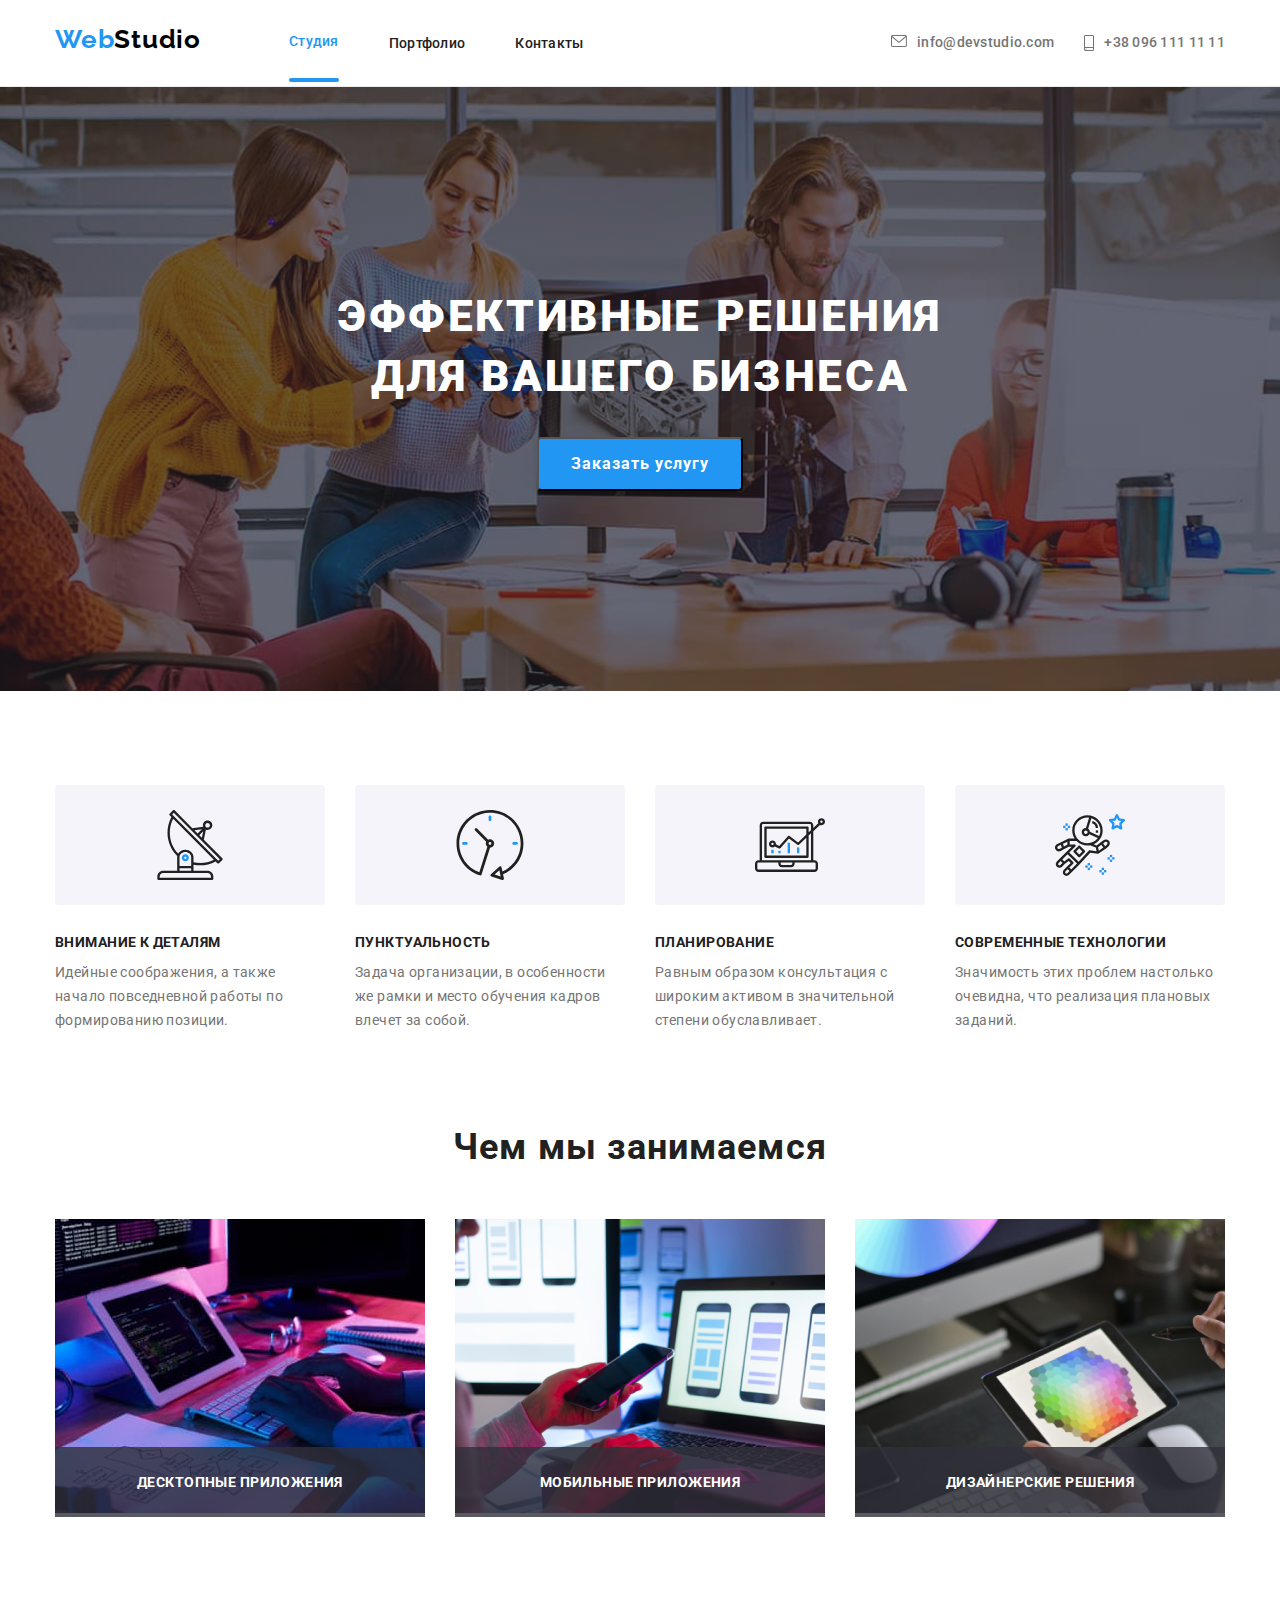
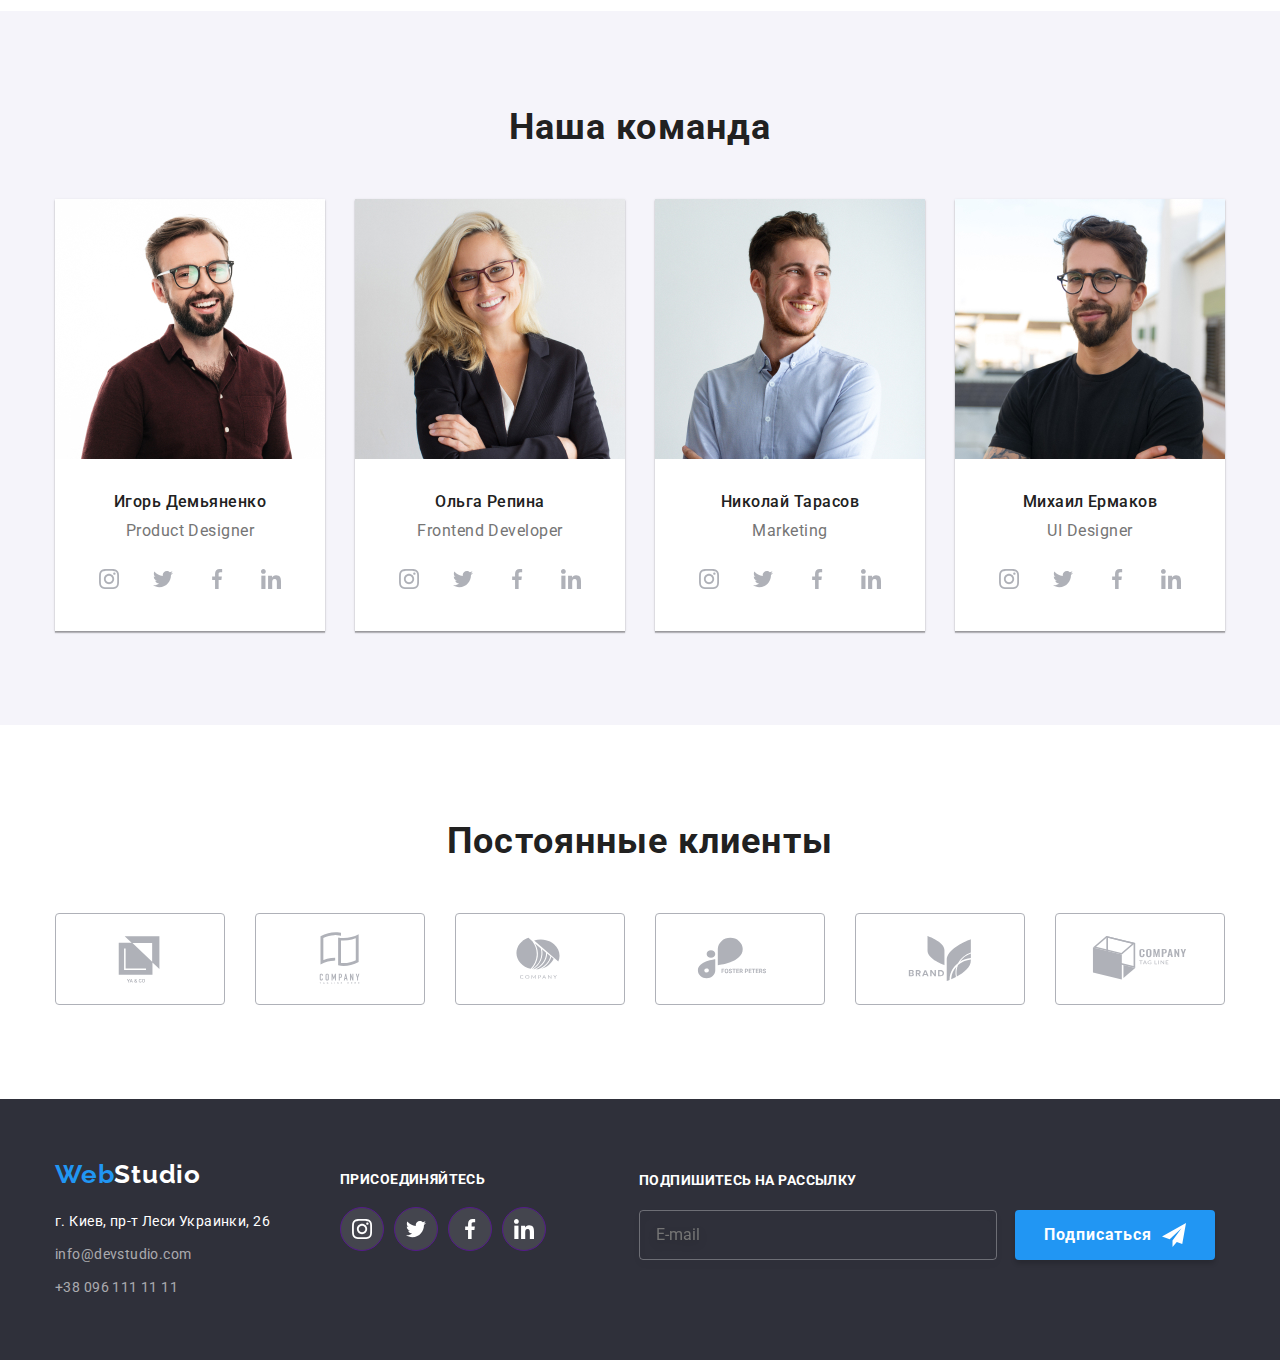
<file: index.html>
<!DOCTYPE html>
<html lang="ru">
<head>
    <meta charset="UTF-8">
    <meta http-equiv="X-UA-Compatible" content="IE=edge">
    <meta name="viewport" content="width=device-width, initial-scale=1.0">
    <title>Document</title>
    <style>
        @import url('https://fonts.googleapis.com/css2?family=Raleway:wght@700&family=Roboto:wght@400;500;700;900&display=swap');
    </style>
    
    <link rel="stylesheet" href="./css/modern-normalize.css">   
  
    <link rel="stylesheet" href="./css/styles.css">
      <link rel="stylesheet" href="./css/main.min.css">
</head>
<body>
<header class="header">
    <div class="container">
        <a href="./index.html" class=" logo header__logo link"> 
            <span class="logo__span">Web</span>Studio</a>
            <button type="button" class="mob-open-btn">
                <svg class="menu-open-icon" width="40" height="40">
                    <use href="./images/symbol-defs.svg#icon-menu_40px"></use>
                </svg>
            </button>
        <nav class="nav">
            <ul class="nav__list">
                <li class="nav__item"><a class="nav__link link current" href="./index.html">Студия</a></li>
                <li class="nav__item"><a class="nav__link link " href="./portfolio.html">Портфолио</a></li>
                <li class="nav__item"><a class="nav__link link" href="">Контакты</a></li>
            </ul>
        </nav>
        <ul class="header-contact__list">
            <li class="header-contact__item">
                <a class="header-contact__links link" href="mailto:info@devstudio.com">
                    <svg class="contact__icons" width="16" height="12">
                        <use href="./images/symbol-defs.svg#icon-envelope"></use>
                    </svg>info@devstudio.com</a>
                </li>
            <li class="header-contact__item">
                <a class="header-contact__links link" href="tel:+380961111111">
                    <svg class="contact__icons" width="10" height="16">
                        <use href="./images/symbol-defs.svg#icon-smartphone"></use>
                    </svg>+38 096 111 11 11</a>
            </li>
        </ul>
    </div>
    <div class="mob is-hidden">
        <div class="container">
    <div class="mob-top">
        <button type="button" class="mob-close-btn">
            <svg class="mob-close-icon" width="40" height="40">
                <use href="./images/symbol-defs.svg#icon-close-black-18dp-2-1"></use>
            </svg>
        </button>
        <nav class="mob-nav">
        
            <ul class="mob-nav__list">
                <li class="mob-nav__item"><a class="mob-nav__link link current" href="./index.html">Студия</a></li>
                <li class="mob-nav__item"><a class="mob-nav__link link " href="./portfolio.html">Портфолио</a></li>
                <li class="mob-nav__item"><a class="mob-nav__link link" href="">Контакты</a></li>
            </ul>
        </nav>
    </div>
        <div class="mob-bot">
            <ul class="mob-contact__list">
                <li class="mob-contact__tel">
                    <a class="mob-contact-link__tel link" href="tel:+380961111111">+38 096 111 11 11</a>
                </li>
                <li class="mob-contact__mail">
                    <a class="mob-contact-link__mail link" href="mailto:info@devstudio.com">info@devstudio.com</a>
                </li>
            
            </ul>
            <ul class="mob-soc__list">
                <li class="mob-soc__item"><a href="" class="mob-soc-link link" target="_blank"
                        rel="noopener noreferrer nofollow">Instagram</a></li>
                <li class="mob-soc__item"><a href="" class="mob-soc-link link" target="_blank"
                        rel="noopener noreferrer nofollow">Twitter</a></li>
                <li class="mob-soc__item"><a href="" class="mob-soc-link link" target="_blank"
                        rel="noopener noreferrer nofollow">Facebook</a></li>
                <li class="mob-soc__item"><a href="" class="mob-soc-link link" target="_blank"
                        rel="noopener noreferrer nofollow">LinkedIn</a></li>
            </ul>
        </div>
        </div>
    </div>
</header>
  <main>
    <section class="section-hero">
        <div class="hero-container">
        <h1 class="hero-text">Эффективные решения <br> для вашего бизнеса</h1>
        <button type="button" class="hero-button" data-modal-open >Заказать услугу</button>
        </div>
    </section>
    <section class="features">
        <div class="container">
        <ul class=" features-list" >
            <li class="features-item">
                <div class="features-icon-container">
                    <svg class="features-icons" width="70" height="70">
                        <use href="./images/symbol-defs.svg#icon-antenna-1"></use>
                    </svg>
                </div>
            <h3 class="features-title">Внимание к деталям</h3>
            <p class="features-paragraph">Идейные соображения, а также начало повседневной работы по формированию позиции.</p>
            </li>
            <li class="features-item">
                <div class="features-icon-container">
                    <svg class="features-icons" width="70" height="70">
                        <use href="./images/symbol-defs.svg#icon-clock-1"></use>
                    </svg>
                </div>
                <h3 class="features-title">Пунктуальность</h3>
                <p class="features-paragraph">Задача организации, в особенности же рамки и место обучения кадров влечет за собой.</p>
            </li>
            <li class="features-item">
                <div class="features-icon-container">
                    <svg class="features-icons" width="70" height="70">
                        <use href="./images/symbol-defs.svg#icon-diagram-1"></use>
                    </svg>
                </div>
                <h3 class="features-title">Планирование</h3>
                <p class="features-paragraph">Равным образом консультация с широким активом в значительной степени обуславливает.</p>
            </li>
            <li class="features-item">
                <div class="features-icon-container">
                    <svg class="features-icons" width="70" height="70">
                        <use href="./images/symbol-defs.svg#icon-astronaut-1"></use>
                    </svg>
            </div>
            <h3 class="features-title">Современные технологии</h3>
            <p class="features-paragraph">Значимость этих проблем настолько очевидна, что реализация плановых заданий.</p>
        </li>
        </ul >
        </div>
    </section>
    <section class="what-we-do">
        <div class="container">
        <h2 class="what-we-do-title">Чем мы занимаемся</h2>
        <ul class=" what-we-do-block">
            <li class="what-we-do-img">
                <div class="wwd-bot-container">
                    <source srcset="./images/desk-photo-x1.jpg 1x,
                                    ./images/desk-photo-x2.jpg 2x" media="(min-width:1200px)">
                        <img class="" src="./images/desk-photo-x1.jpg" alt="Десктопные приложения">
                    </picture>
                <p class="wwd-bot-text">Десктопные приложения</p>
                </div>
            </li>
            <li class="what-we-do-img">
                <div class="wwd-bot-container">
                     <source srcset="./images/mob-photo-x1.jpg 1x,
                                     ./images/mob-photo-x2.jpg 2x" media="(min-width:1200px)">
                    <img src="./images/mob-photo-x1.jpg" alt="руки держат телефон">
                <p class="wwd-bot-text">Мобильные приложения</p>
                </div>
            </li>
            <li class="what-we-do-img">
                <div class="wwd-bot-container">
                    <source srcset="./images/tabl-photo-x1.jpg 1x,
                                    ./images/tabl-photo-x2.jpg 2x" media="(min-width:1200px)">
                    <img src="./images/tabl-photo-x1.jpg" alt="руки держат планшет">
                   
                <p class="wwd-bot-text">Дизайнерские решения</p>
                </div>
            </li>
        </ul >
        </div>
    </section>
    <section class="section-team">
        <div class="container">
        <h2 class="team">Наша команда</h2>
        <ul class="card-list">
            <li class="card">
                <picture>
                    <source srcset="./images/igor-desk-x1.jpg 1x,
                                    ./images/igor-desk-x2.jpg 2x" media="(min-width:1200px)">
                    <source srcset="./images/igor-tabl-x1.jpg 1x,
                                    ./images/igor-tabl-x2.jpg 2x" media="(min-width:768px)">
                    <source srcset="./images/igor-mob-x1.jpg 1x,
                                    ./images/igor-mob-x2.jpg 2x" >
                    <img class="card-photo" src="./images/igor-mob-x1.jpg.jpg" alt="Игорь Демьяненко">
                </picture>
                
                <div class="description">
                    <h3 class="name">Игорь Демьяненко</h3>
                    <p class="position">Product Designer</p>
                
                    <ul class="  soc-icons-lists">
                        <li class="soc-icons-list">
                            <a href="" class="link-soc-icons">
                                <svg class="soc-icons" width="20" height="20">
                                    <use href="./images/symbol-defs.svg#icon-instagram-2"></use>
                                </svg>
                            </a>
                        </li>
                        <li class="soc-icons-list">
                            <a href="" class="link-soc-icons">
                                <svg class="soc-icons" width="20" height="20">
                                    <use href="./images/symbol-defs.svg#icon-twitter-1"></use>
                                </svg>
                            </a>
                        </li>
                        <li class="soc-icons-list">
                            <a href="" class="link-soc-icons">
                                <svg class="soc-icons" width="20" height="20">
                                    <use href="./images/symbol-defs.svg#icon-facebook-1"></use>
                                </svg>
                            </a>
                        </li>
                        <li class="soc-icons-list">
                            <a href="" class="link-soc-icons">
                                <svg class="soc-icons" width="20" height="20">
                                    <use href="./images/symbol-defs.svg#icon-linkedin-1"></use>
                                </svg>
                            </a>
                        </li>
                    </ul>  
                </div> 
            </li>
            <li class="card">
                <picture>
                    <source srcset="./images/olga-desk-x1.jpg 1x,
                                    ./images/olga-desk-x2.jpg 2x" media="(min-width:1200px)">
                    <source srcset="./images/olga-tabl-x1.jpg 1x,
                                    ./images/olga-tabl-x2.jpg 2x" media="(min-width:768px)">
                    <source srcset="./images/olga-mob-x1.jpg 1x,
                                    ./images/olga-mob-x2.jpg 2x" media="(min-width:480px)">
                    <img class="card-photo" src="./images/olga-desk-x1.jpg" alt="Ольга Репина">
                </picture>
                <div class="description">
                    <h3 class="name">Ольга Репина</h3>
                    <p class="position">Frontend Developer</p>
                
                    <ul class="  soc-icons-lists">
                        <li class="soc-icons-list">
                            <a href="" class="link-soc-icons">
                                <svg class="soc-icons" width="20" height="20">
                                    <use href="./images/symbol-defs.svg#icon-instagram-2"></use>
                                </svg>
                            </a>
                        </li>
                        <li class="soc-icons-list">
                            <a href="" class="link-soc-icons">
                                <svg class="soc-icons" width="20" height="20">
                                    <use href="./images/symbol-defs.svg#icon-twitter-1"></use>
                                </svg>
                            </a>
                        </li>
                        <li class="soc-icons-list">
                            <a href="" class="link-soc-icons">
                                <svg class="soc-icons" width="20" height="20">
                                    <use href="./images/symbol-defs.svg#icon-facebook-1"></use>
                                </svg>
                            </a>
                        </li>
                        <li class="soc-icons-list">
                            <a href="" class="link-soc-icons">
                                <svg class="soc-icons" width="20" height="20">
                                    <use href="./images/symbol-defs.svg#icon-linkedin-1"></use>
                                </svg>
                            </a>
                        </li>
                    
                    </ul>
                </div>
            </li>
            <li class="card">
                <picture>
                    <source srcset="./images/nicolai-desk-x1.jpg 1x,
                                    ./images/nicolai-desk-x2.jpg 2x" media="(min-width:1200px)">
                    <source srcset="./images/nicolai-tabl-x1.jpg 1x,
                                    ./images/nicolai-tabl-x2.jpg 2x" media="(min-width:768px)">
                    <source srcset="./images/nicolai-mob-x1.jpg 1x,
                                    ./images/nicolai-mob-x2.jpg 2x" media="(min-width:480px)">
                    <img class="card-photo" src="./images/nicolai-mob-x1.jpg" alt="Николай Тарсаов">
                </picture>
                <div class="description">
                    <h3 class="name">Николай Тарасов</h3>
                    <p class="position">Marketing</p>
                
                    <ul class="  soc-icons-lists">
                        <li class="soc-icons-list">
                            <a href="" class="link-soc-icons">
                                <svg class="soc-icons" width="20" height="20">
                                    <use href="./images/symbol-defs.svg#icon-instagram-2"></use>
                                </svg>
                            </a>
                        </li>
                        <li class="soc-icons-list">
                            <a href="" class="link-soc-icons">
                                <svg class="soc-icons" width="20" height="20">
                                    <use href="./images/symbol-defs.svg#icon-twitter-1"></use>
                                </svg>
                            </a>
                        </li>
                        <li class="soc-icons-list">
                            <a href="" class="link-soc-icons">
                                <svg class="soc-icons" width="20" height="20">
                                    <use href="./images/symbol-defs.svg#icon-facebook-1"></use>
                                </svg>
                            </a>
                        </li>
                        <li class="soc-icons-list">
                            <a href="" class="link-soc-icons">
                                <svg class="soc-icons" width="20" height="20">
                                    <use href="./images/symbol-defs.svg#icon-linkedin-1"></use>
                                </svg>
                            </a>
                        </li>
                    
                    </ul>
                </div>
            </li>
            <li class="card">
                <picture>
                    <source srcset="./images/mihail-desk-x1.jpg 1x,
                                    ./images/mihail-desk-x2.jpg 2x" media="(min-width:1200px)">
                    <source srcset="./images/mihail-tabl-x1.jpg 1x,
                                    ./images/mihail-tabl-x2.jpg 2x" media="(min-width:768px)">
                    <source srcset="./images/mihail-mob-x1.jpg 1x,
                                    ./images/mihail-mob-x2.jpg 2x" media="(min-width:480px)">
                    <img class="card-photo" src="./images/mihail-mob-x1.jpg" alt="Михаил Ермаков">
                </picture>
                <div class="description">
                    <h3 class="name">Михаил Ермаков</h3>
                <p class="position">UI Designer</p>
                    <ul class="  soc-icons-lists">
                        <li class="soc-icons-list">
                            <a href="" class="link-soc-icons">
                                <svg class="soc-icons" width="20" height="20">
                                    <use href="./images/symbol-defs.svg#icon-instagram-2"></use>
                                </svg>
                            </a>
                        </li>
                        <li class="soc-icons-list">
                            <a href="" class="link-soc-icons">
                                <svg class="soc-icons" width="20" height="20">
                                    <use href="./images/symbol-defs.svg#icon-twitter-1"></use>
                                </svg>
                            </a>
                        </li>
                        <li class="soc-icons-list">
                            <a href="" class="link-soc-icons">
                                <svg class="soc-icons" width="20" height="20">
                                    <use href="./images/symbol-defs.svg#icon-facebook-1"></use>
                                </svg>
                            </a>
                        </li>
                        <li class="soc-icons-list">
                            <a href="" class="link-soc-icons">
                                <svg class="soc-icons" width="20" height="20">
                                    <use href="./images/symbol-defs.svg#icon-linkedin-1"></use>
                                </svg>
                            </a>
                        </li>
                    
                    </ul>
            </div>
            </li>
        </ul >   
        </div>
    </section>
    <section class="clients">
        <div class="container">
            <h2 class="clients-title">
                Постоянные клиенты
            </h2>
            <ul class="clients-list">
                <li class="clients-item">
                    <a href="" class="clients-a">
                        <svg class="clients-icons" width="106" height="60">
                            <use href="./images/symbol-defs.svg#icon-Logo"></use>
                        </svg>
                    </a>
                </li>
                <li class="clients-item">
                    <a href="" class="clients-a">
                        <svg class="clients-icons" width="106" height="60">
                            <use href="./images/symbol-defs.svg#icon-Logo-1"></use>
                        </svg>
                    </a>
                </li>
                <li class="clients-item">
                    <a href=""class="clients-a">
                        <svg class="clients-icons" width="106" height="60">
                            <use href="./images/symbol-defs.svg#icon-Logo-2"></use>
                        </svg>
                    </a>
                </li>
                <li class="clients-item">
                    <a href=""class="clients-a">
                        <svg class="clients-icons" width="106" height="60">
                            <use href="./images/symbol-defs.svg#icon-Logo-3"></use>
                        </svg>
                    </a>
                </li>
                <li class="clients-item">
                    <a href="" class="clients-a">
                        <svg class="clients-icons" width="106" height="60">
                            <use href="./images/symbol-defs.svg#icon-Logo-4"></use>
                        </svg>
                    </a>
                </li>
                <li class="clients-item">
                    <a href="" class="clients-a">
                        <svg class="clients-icons" width="106" height="60">
                            <use href="./images/symbol-defs.svg#icon-Logo-5"></use>
                        </svg>
                    </a>
                </li>
            </ul>
        </div>
    </section>
  </main>
  <footer class="footer">
    <div class="container">
        <div class="menu">
            <a href="/" class="footer__logo link"><span class="logo__span">Web</span>Studio</a>
            <address class="address">г. Киев, пр-т Леси Украинки, 26</address>
            <ul class="footer-contact__list">
                <li class="footer-contact__item"><a class="footer-contact__link link"
                    href="mailto:info@devstudio.com">info@devstudio.com</a></li>
                <li class="footer-contact__item-"><a class="footer-contact__link link" href="tel:+380961111111">+38 096 111 11 11</a></li>
            </ul>
        </div>
        <div class="footer__social">
            <h3 class="footer-social__title">
            Присоединяйтесь
            </h3>
            <ul class="footer-soc-icons__list">
                <li class="footer-soc-icon__item">
                    <a href="" class="footer-soc-icon__link">
                        <svg class="footer-soc-icon_img" width="20" height="20">
                            <use href="./images/symbol-defs.svg#icon-instagram-2"></use>
                        </svg>
                    </a>
                </li>
                <li class="footer-soc-icon__item">
                    <a href="" class="footer-soc-icon__link">
                        <svg class="footer-soc-icon_img" width="20" height="20">
                            <use href="./images/symbol-defs.svg#icon-twitter-1"></use>
                        </svg>
                    </a>
                </li>
                <li class="footer-soc-icon__item">
                    <a href="" class="footer-soc-icon__link">
                        <svg class="footer-soc-icon_img" width="20" height="20">
                            <use href="./images/symbol-defs.svg#icon-facebook-1"></use>
                        </svg>
                    </a>
                </li>
                <li class="footer-soc-icon__item">
                    <a href="" class="footer-soc-icon__link">
                        <svg class="footer-soc-icon_img" width="20" height="20">
                            <use href="./images/symbol-defs.svg#icon-linkedin-1"></use>
                        </svg>
                    </a>
                </li>
            </ul>
        </div>
        <form class="distribution">
                <div class="distribution-container">
                    <label for="distribution__input" class="distribution__label">Подпишитесь на рассылку</label>
                    <div class="distribution__field">
                        <input type="email" class="distribution__input" id="input-distrib" name="input-distrib" placeholder="E-mail">
                        <button type="submit" class="distribution__btn">Подписаться
                            <svg class="distribution-btn__img" width="24" height="24">
                                <use href="./images/symbol-defs.svg#icon-icon-send"></use>
                            </svg>
                        </button>
                    </div>
                </div>
        </form>
    </div>
  </footer>

<div class="backdrop is-hidden"data-modal>
    <div class="modal">
        <button type="button" class="modal-close-btn">
            <svg class="modal-close-icon " data-modal-close width="18" height="18" >
                <use href="./images/symbol-defs.svg#icon-close-black-18dp-2-1"></use>
            </svg>
        </button>
        <p class="modal-title">
            Оставьте свои данные, мы вам перезвоним
        </p> 
        <form class="modal-form">
            <label class="input-label" for="user-name">Имя</label>
                <div class="input-wrap">
                <input type="text" class="modal-input" id="user-name" name="user-name">
                <svg class="input-icon" width="18" height="18">
                    <use href="./images/symbol-defs.svg#icon-person-black-18dp-1-1"></use>
                </svg>
            </div>
            
            <label class="input-label" for="user-tel">Телефон</label>
                <div class="input-wrap">
                    <input type="tel" class="modal-input" id="user-tel" name="user-tel">
                    <svg class="input-icon" width="18" height="18">
                        <use href="./images/symbol-defs.svg#icon-phone-black-18dp-1-1"></use>
                    </svg>
                </div>
            
            <label class="input-label" for="user-email">Почта</label>
                <div class="input-wrap">
                    <input type="email" class="modal-input" id="user-email" name="user-email">
                    <svg class="input-icon" width="18" height="18">
                        <use href="./images/symbol-defs.svg#icon-email-black-18dp-1-1"></use>
                    </svg>
                </div>
            <label class="input-label" for="user-text"> Комментарий</label>
        
             <textarea name="user-text" id="user-text" placeholder="Введите текст" class="modal-text"></textarea> 
            </form>
             <div class="modal-field">
                <input type="checkbox" name="agree-check" id="agree-check" class="agree-check visually-hidden" value="policy"> 
                <label for="agree-check" class="check-text"> 
                    <span class="" >
                         <svg class="check-icon" width="11" height="8">
                             <use href="./images/symbol-defs.svg#icon-Vector"></use>
                         </svg> 
                        </span>
                         Соглашаюсь с рассылкой и принимаю <a href="" class="contract-a"> Условия договора</a>
                    
                </label>
             </div>
             <div class="subm-btn">
                        <button type="submit" class="modal-subm-btn">Отправить</button>

             </div>
    </div>
</div>
<script src="./js/modal.js"></script>
<script src="./js/mob.js"></script>
</body>
</html>
</file>
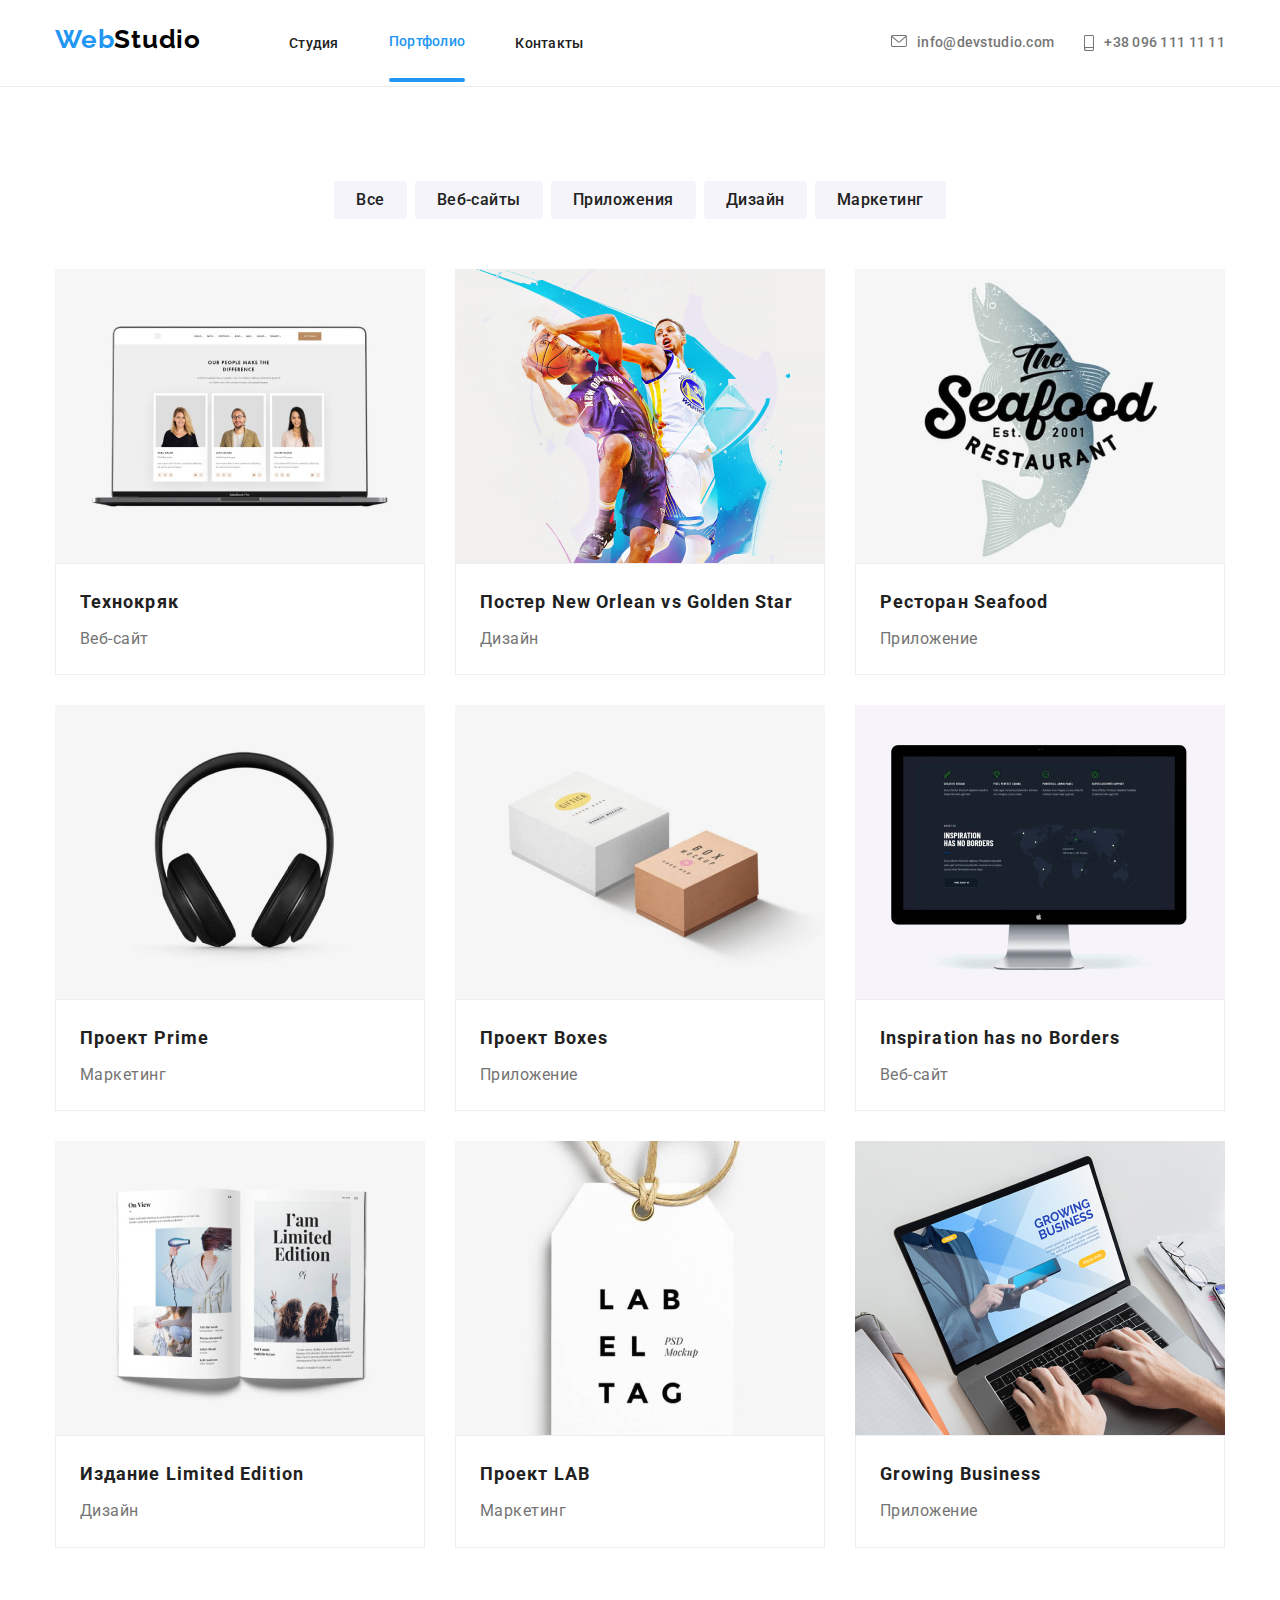
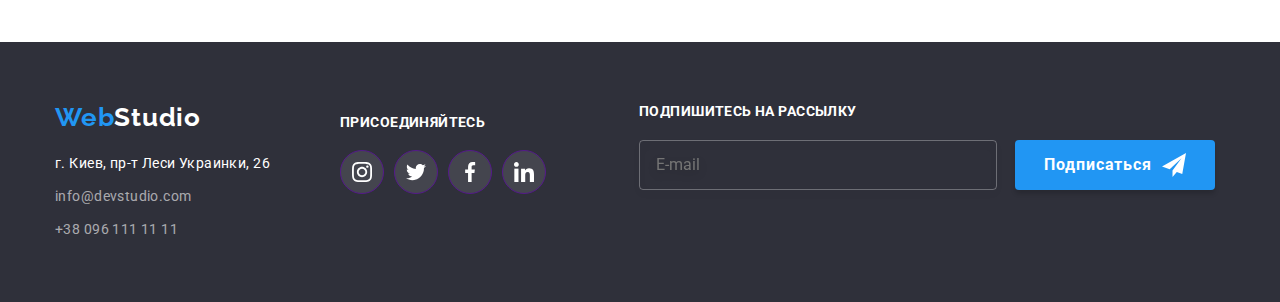
<file: portfolio.html>
<!DOCTYPE html>
<html lang="en">
<head>
    <meta charset="UTF-8">
    <meta http-equiv="X-UA-Compatible" content="IE=edge">
    <meta name="viewport" content="width=device-width, initial-scale=1.0">
    <title>Document</title>
    <style>
        @import url('https://fonts.googleapis.com/css2?family=Raleway:wght@700&family=Roboto:wght@400;500;700;900&display=swap');
    </style>
   
   <link rel="stylesheet" href="./css/modern-normalize.css"> 
   <link rel="stylesheet" href="./css/styles.css">
    <link rel="stylesheet" href="./css/main.min.css">
</head>
<body>
<header class="header">
    <div class="container">
        <a href="./index.html" class=" logo header__logo link">
            <span class="logo__span">Web</span>Studio</a>
            <button type="button" class="mob-open-btn">
                <svg class="menu-open-icon" width="40" height="40">
                    <use href="./images/symbol-defs.svg#icon-menu_40px"></use>
                </svg>
            </button>
        <nav class="nav">
            <ul class="nav__list">
                <li class="nav__item"><a class="nav__link link " href="./index.html">Студия</a></li>
                <li class="nav__item"><a class="nav__link link current" href="./portfolio.html">Портфолио</a></li>
                <li class="nav__item"><a class="nav__link link" href="">Контакты</a></li>
            </ul>
        </nav>
        <ul class="header-contact__list">
            <li class="header-contact__item">
                <a class="header-contact__links link" href="mailto:info@devstudio.com">
                    <svg class="contact__icons" width="16" height="12">
                        <use href="./images/symbol-defs.svg#icon-envelope"></use>
                    </svg>info@devstudio.com</a>
            </li>
            <li class="header-contact__item">
                <a class="header-contact__links link" href="tel:+380961111111">
                    <svg class="contact__icons" width="10" height="16">
                        <use href="./images/symbol-defs.svg#icon-smartphone"></use>
                    </svg>+38 096 111 11 11</a>
            </li>
        </ul>
    </div>
    <div class="mob is-hidden">
        <div class="container">
            <div class="mob-top">
                <button type="button" class="mob-close-btn">
                    <svg class="mob-close-icon" width="40" height="40">
                        <use href="./images/symbol-defs.svg#icon-close-black-18dp-2-1"></use>
                    </svg>
                </button>
                <nav class="mob-nav">
    
                    <ul class="mob-nav__list">
                        <li class="mob-nav__item"><a class="mob-nav__link link current" href="./index.html">Студия</a></li>
                        <li class="mob-nav__item"><a class="mob-nav__link link " href="./portfolio.html">Портфолио</a></li>
                        <li class="mob-nav__item"><a class="mob-nav__link link" href="">Контакты</a></li>
                    </ul>
                </nav>
            </div>
            <div class="mob-bot">
                <ul class="mob-contact__list">
                    <li class="mob-contact__tel">
                        <a class="mob-contact-link__tel link" href="tel:+380961111111">+38 096 111 11 11</a>
                    </li>
                    <li class="mob-contact__mail">
                        <a class="mob-contact-link__mail link" href="mailto:info@devstudio.com">info@devstudio.com</a>
                    </li>
    
                </ul>
                <ul class="mob-soc__list">
                    <li class="mob-soc__item"><a href="" class="mob-soc-link link" target="_blank"
                            rel="noopener noreferrer nofollow">Instagram</a></li>
                    <li class="mob-soc__item"><a href="" class="mob-soc-link link" target="_blank"
                            rel="noopener noreferrer nofollow">Twitter</a></li>
                    <li class="mob-soc__item"><a href="" class="mob-soc-link link" target="_blank"
                            rel="noopener noreferrer nofollow">Facebook</a></li>
                    <li class="mob-soc__item"><a href="" class="mob-soc-link link" target="_blank"
                            rel="noopener noreferrer nofollow">LinkedIn</a></li>
                </ul>
            </div>
        </div>
    </div>
</header>
    <main class="">
        <section class="portfolio">
            <div class="container">
            <ul class="btns-ulist" >
                <li class="btns-list"><button type="button" class="filters-btn">Все</button></li>
                <li class="btns-list"><button type="button" class="filters-btn">Веб-сайты</button></li>
                <li class="btns-list"><button type="button" class="filters-btn">Приложения</button></li>
                <li class="btns-list"><button type="button" class="filters-btn">Дизайн</button></li>
                <li class="btns-list"><button type="button" class="filters-btn">Маркетинг</button></li>
            </ul>
            <ul class="tile " >
                <li class="tile-list">
                    <div class="tile-top-wrap">
                        <picture>
                           
                                <source srcset="./images/techno-desk-x1.jpg 1x,
                                                                                ./images/techno-desk-x2.jpg 2x" media="(min-width:1200px)">
                                <source srcset="./images/techno-tabl-x1.jpg 1x,
                                                                                ./images/techno-tabl-x2.jpg 2x" media="(min-width:768px)">
                                <source srcset="./images/techno-mob-x1.jpg 1x,
                                                                                ./images/techno-mob-x2.jpg 2x" media="(min-width:480px)">
                                <img class="tile-img" src="./images/techno-mob-x1.jpg" alt="ноутбук с открытым сайтом">
                            
                        </picture>
                   
                    <p class="tile-top-text">Ресурс предлагает комплексные предложения с разным уровнем функционала и сервисов. Все это позволит посетителю получить
                    исчерпывающие сведения о компании или частном лице.</p>
                    </div> 
                    <div class="tile-description">
                        <h3 class="tile-title">Технокряк</h3>
                        <p class="tile-paragraph">Веб-сайт</p>
                    </div>
                </li>
                <li class="tile-list">
                    <div class="tile-top-wrap">
                    <picture>
                    
                        <source srcset="./images/poster-desk-x1.jpg 1x,
                                                                                                    ./images/poster-desk-x2.jpg 2x"
                            media="(min-width:1200px)">
                        <source srcset="./images/poster-tabl-x1.jpg 1x,
                                                                                                    ./images/poster-tabl-x2.jpg 2x"
                            media="(min-width:768px)">
                        <source srcset="./images/poster-mob-x1.jpg 1x,
                                                                                                    ./images/poster-mob-x2.jpg 2x"
                            media="(min-width:480px)">
                        <img class="tile-img" src="./images/poster-mob-x1.jpg" alt="Постер New Orlean vs Golden Star ">
                    
                    </picture>
                    <p class="tile-top-text">Ресурс предлагает комплексные предложения с разным уровнем функционала и сервисов. Все это
                        позволит посетителю получить
                        исчерпывающие сведения о компании или частном лице.</p>
                    </div>
                    <div class="tile-description">
                        <h3 class="tile-title">Постер New Orlean vs Golden Star</h3>
                        <p class="tile-paragraph">Дизайн</p>
                    </div>
                </li>
                <li class="tile-list">
                    <div class="tile-top-wrap">
                        <picture>
                        
                            <source srcset="./images/seafood-desk-x1.jpg 1x,
                                                                                                        ./images/seafood-desk-x2.jpg 2x"
                                media="(min-width:1200px)">
                            <source srcset="./images/seafood-tabl-x1.jpg 1x,
                                                                                                        ./images/seafood-tabl-x2.jpg 2x"
                                media="(min-width:768px)">
                            <source srcset="./images/seafood-mob-x1.jpg 1x,
                                                                                                        ./images/seafood-mob-x2.jpg 2x"
                                media="(min-width:480px)">
                            <img class="tile-img" src="./images/seafood-mob-x1.jpg" alt="логотип ресторана">
                        
                        </picture>
                    
                    <p class="tile-top-text">Ресурс предлагает комплексные предложения с разным уровнем функционала и сервисов. Все это
                        позволит посетителю получить
                        исчерпывающие сведения о компании или частном лице.</p>
                    </div>
                    <div class="tile-description">
                        <h3 class="tile-title">Ресторан Seafood</h3>
                        <p class="tile-paragraph">Приложение</p>
                    </div>
                </li>
                <li class="tile-list">
                    <div class="tile-top-wrap">
                        <picture>
                        
                            <source srcset="./images/prime-desk-x1.jpg 1x,
                                                                                                        ./images/prime-desk-x2.jpg 2x"
                                media="(min-width:1200px)">
                            <source srcset="./images/prime-tabl-x1.jpg 1x,
                                                                                                        ./images/prime-tabl-x2.jpg 2x"
                                media="(min-width:768px)">
                            <source srcset="./images/prime-mob-x1.jpg 1x,
                                                                                                        ./images/prime-mob-x2.jpg 2x"
                                media="(min-width:480px)">
                            <img class="tile-img" src="./images/prime-mob-x1.jpg" alt="наушники">
                        
                        </picture>
                    
                    <p class="tile-top-text">Ресурс предлагает комплексные предложения с разным уровнем функционала и сервисов. Все это
                        позволит посетителю получить
                        исчерпывающие сведения о компании или частном лице.</p>
                    </div>
                    <div class="tile-description">
                        <h3 class="tile-title">Проект Prime</h3>
                        <p class="tile-paragraph">Маркетинг</p>
                    </div>
                </li>
                <li class="tile-list">
                    <div class="tile-top-wrap">
                    <picture>
                    
                        <source srcset="./images/boxes-desk-x1.jpg 1x,
                                                                                                    ./images/boxes-desk-x2.jpg 2x"
                            media="(min-width:1200px)">
                        <source srcset="./images/boxes-tabl-x1.jpg 1x,
                                                                                                    ./images/boxes-tabl-x2.jpg 2x"
                            media="(min-width:768px)">
                        <source srcset="./images/boxes-mob-x1.jpg 1x,
                                                                                                    ./images/boxes-mob-x2.jpg 2x"
                            media="(min-width:480px)">
                        <img class="tile-img" src="./images/boxes-mob-x1.jpg" alt="коробки">
                    
                    </picture>
                    <p class="tile-top-text">Ресурс предлагает комплексные предложения с разным уровнем функционала и сервисов. Все это
                        позволит посетителю получить
                        исчерпывающие сведения о компании или частном лице.</p>
                    </div>
                    <div class="tile-description">
                        <h3 class="tile-title">Проект Boxes</h3>
                        <p class="tile-paragraph">Приложение</p>
                    </div>
                </li>
                <li class="tile-list">
                    <div class="tile-top-wrap">
                        <picture>
                        
                            <source srcset="./images/inspiration-desk-x1.jpg 1x,
                                                                                                        ./images/inspiration-desk-x2.jpg 2x"
                                media="(min-width:1200px)">
                            <source srcset="./images/inspiration-tabl-x1.jpg 1x,
                                                                                                        ./images/inspiration-tabl-x2.jpg 2x"
                                media="(min-width:768px)">
                            <source srcset="./images/inspiration-mob-x1.jpg 1x,
                                                                                                        ./images/inspiration-mob-x2.jpg 2x"
                                media="(min-width:480px)">
                            <img class="tile-img" src="./images/inspiration-mob-x1.jpg" alt="монитор с картой мира">
                        
                        </picture>
                    
                    <p class="tile-top-text">Ресурс предлагает комплексные предложения с разным уровнем функционала и сервисов. Все это
                        позволит посетителю получить
                        исчерпывающие сведения о компании или частном лице.</p>
                    </div>
                    <div class="tile-description">
                        <h3 class="tile-title">Inspiration has no Borders</h3>
                        <p class="tile-paragraph">Веб-сайт</p>
                    </div>
                </li>
                <li class="tile-list">
                    <div class="tile-top-wrap">
                        <picture>
                        
                            <source srcset="./images/limited-desk-x1.jpg 1x,
                                                                                                        ./images/limited-desk-x2.jpg 2x"
                                media="(min-width:1200px)">
                            <source srcset="./images/limited-tabl-x1.jpg 1x,
                                                                                                        ./images/limited-tabl-x2.jpg 2x"
                                media="(min-width:768px)">
                            <source srcset="./images/limited-mob-x1.jpg 1x,
                                                                                                        ./images/limited-mob-x2.jpg 2x"
                                media="(min-width:480px)">
                            <img class="tile-img" src="./images/limited-mob-x1.jpg" alt="книга">
                        
                        </picture>
                    
                    <p class="tile-top-text">Ресурс предлагает комплексные предложения с разным уровнем функционала и сервисов. Все это
                        позволит посетителю получить
                        исчерпывающие сведения о компании или частном лице.</p>
                    </div>
                    <div class="tile-description">
                        <h3 class="tile-title">Издание Limited Edition</h3>
                        <p class="tile-paragraph">Дизайн</p>
                    </div>
                </li>
                <li class="tile-list">
                    <div class="tile-top-wrap">
                        <picture>
                        
                            <source srcset="./images/label-desk-x1.jpg 1x,
                                                                                                        ./images/label-desk-x2.jpg 2x"
                                media="(min-width:1200px)">
                            <source srcset="./images/label-tabl-x1.jpg 1x,
                                                                                                        ./images/label-tabl-x2.jpg 2x"
                                media="(min-width:768px)">
                            <source srcset="./images/label-mob-x1.jpg 1x,
                                                                                                        ./images/label-mob-x2.jpg 2x"
                                media="(min-width:480px)">
                            <img class="tile-img" src="./images/label-mob-x1.jpg" alt="бирка">
                        
                        </picture>
                    
                    <p class="tile-top-text">Ресурс предлагает комплексные предложения с разным уровнем функционала и сервисов. Все это
                        позволит посетителю получить
                        исчерпывающие сведения о компании или частном лице.</p>
                    </div>
                    <div class="tile-description">
                        <h3 class="tile-title">Проект LAB</h3>
                        <p class="tile-paragraph">Маркетинг</p>
                    </div>
                </li>
                <li class="tile-list">
                    <div class="tile-top-wrap">
                        <picture>
                        
                            <source srcset="./images/business-desk-x1.jpg 1x,
                                                                                                        ./images/business-desk-x2.jpg 2x"
                                media="(min-width:1200px)">
                            <source srcset="./images/business-tabl-x1.jpg 1x,
                                                                                                        ./images/business-tabl-x2.jpg 2x"
                                media="(min-width:768px)">
                            <source srcset="./images/business-mob-x1.jpg 1x,
                                                                                                        ./images/business-mob-x2.jpg 2x"
                                media="(min-width:480px)">
                        <img class="tile-img" src="./images/business-mob-x1.jpg" alt="ноутбук с руками на нём">
                        
                        </picture>
                    
                    <p class="tile-top-text">Ресурс предлагает комплексные предложения с разным уровнем функционала и сервисов. Все это
                        позволит посетителю получить
                        исчерпывающие сведения о компании или частном лице.</p>
                    </div>
                    <div class="tile-description">
                        <h3 class="tile-title">Growing Business</h3>
                        <p class="tile-paragraph">Приложение</p>
                    </div>
                </li>
            </ul>
        </section>
        </div>
    </main>
<footer class="footer">
    <div class="container">
        <div class="menu">
            <a href="/" class="footer__logo link"><span class="logo__span">Web</span>Studio</a>
            <address class="address">г. Киев, пр-т Леси Украинки, 26</address>
            <ul class="footer-contact__list">
                <li class="footer-contact__item"><a class="footer-contact__link link"
                        href="mailto:info@devstudio.com">info@devstudio.com</a></li>
                <li class="footer-contact__item-"><a class="footer-contact__link link" href="tel:+380961111111">+38 096
                        111 11 11</a>
                </li>
            </ul>
        </div>
        <div class="footer__social">
            <h3 class="footer-social__title">
                Присоединяйтесь
            </h3>
            <ul class="footer-soc-icons__list">
                <li class="footer-soc-icon__item">
                    <a href="" class="footer-soc-icon__link">
                        <svg class="footer-soc-icon_img" width="20" height="20">
                            <use href="./images/symbol-defs.svg#icon-instagram-2"></use>
                        </svg>
                    </a>
                </li>
                <li class="footer-soc-icon__item">
                    <a href="" class="footer-soc-icon__link">
                        <svg class="footer-soc-icon_img" width="20" height="20">
                            <use href="./images/symbol-defs.svg#icon-twitter-1"></use>
                        </svg>
                    </a>
                </li>
                <li class="footer-soc-icon__item">
                    <a href="" class="footer-soc-icon__link">
                        <svg class="footer-soc-icon_img" width="20" height="20">
                            <use href="./images/symbol-defs.svg#icon-facebook-1"></use>
                        </svg>
                    </a>
                </li>
                <li class="footer-soc-icon__item">
                    <a href="" class="footer-soc-icon__link">
                        <svg class="footer-soc-icon_img" width="20" height="20">
                            <use href="./images/symbol-defs.svg#icon-linkedin-1"></use>
                        </svg>
                    </a>
                </li>
            </ul>
        </div>
        <form class="distribution">
            <div class="">
                <label for="distribution__input" class="distribution__label">Подпишитесь на рассылку</label>
                <div class="distribution__field">
                    <input type="email" class="distribution__input" id="input-distrib" name="input-distrib"
                        placeholder="E-mail">
                    <button type="submit" class="distribution__btn">Подписаться
                        <svg class="distribution-btn__img" width="24" height="24">
                            <use href="./images/symbol-defs.svg#icon-icon-send"></use>
                        </svg>
                    </button>
                </div>
            </div>
        </form>
    </div>
</footer>
<script src="./js/mob.js"></script>
</body>
</html>
</file>
<file: css/styles.css>

</file>
<file: css/main.min.css>
.header{border-bottom:1px solid #ececec}.header .container{display:flex;flex-direction:row}.header__logo{font-family:"Raleway";font-weight:700;font-size:26px;line-height:1.19;letter-spacing:.03em;color:var(--header-logo-color);padding-top:24px;padding-bottom:25px}.logo__span{color:var(--hover-focus-color)}.mob-open-btn{margin-left:auto;border:none;background:none;cursor:pointer}@media screen and (min-width: 768px){.mob-open-btn{display:none}}.menu-open-icon:hover{fill:var(--hover-focus-color)}.menu-open-icon:focus{fill:var(--hover-focus-color)}.nav__list{display:none}@media screen and (min-width: 768px){.nav__list{display:flex;flex-direction:row;align-items:center;margin-right:84px;margin-left:88px}}.nav__item{padding:32px 0px}.nav__item:not(:last-child){margin-right:50px}.nav__link{font-weight:500;font-size:14px;line-height:1.14;letter-spacing:.02em;transition-property:color;transition-duration:250ms;transition-timing-function:cubic-bezier(0.4, 0, 0.2, 1);transition-delay:0;color:var(--main-text-color)}.nav__link:hover{color:var(--hover-focus-color)}.nav__link:focus{color:var(--hover-focus-color)}@media screen and (min-width: 768px){.current::after{display:flex;content:"";position:relative;width:inherit;height:4px;border-radius:2px;background-color:#2196f3;top:28px}}.header-contact__list{display:none}@media screen and (min-width: 768px){.header-contact__list{display:flex;margin-left:auto;flex-direction:column;margin:21px 0}}@media screen and (min-width: 1200px){.header-contact__list{display:flex;margin-left:auto;flex-direction:row;align-self:center}}.header-contact__item:first-child{margin-bottom:10px}@media screen and (min-width: 1200px){.header-contact__item:first-child{margin-bottom:0;margin-right:30px}}.header-contact__links{display:flex;font-weight:500;font-size:14px;line-height:1.14;letter-spacing:.02em;color:var(--contact-color);transition-property:color,fill;transition-duration:250ms;transition-timing-function:cubic-bezier(0.4, 0, 0.2, 1);transition-delay:0}.header-contact__links:hover{color:var(--hover-focus-color);fill:var(--hover-focus-color)}.header-contact__links:focus{color:var(--hover-focus-color);fill:var(--hover-focus-color)}.contact__icons{margin-right:10px;fill:#757575;transition-property:fill;transition-duration:250ms;transition-timing-function:cubic-bezier(0.4, 0, 0.2, 1);transition-delay:0}.header-contact__links:hover>.contact__icons,.header-contact__links:focus>.contact__icons{fill:var(--hover-focus-color)}.mob{position:fixed;top:0;left:0;background-color:#fff;width:100vw;height:100vh;z-index:1;padding:48px 0 48px 40px;overflow-y:auto}.mob .container{display:flex;flex-direction:column;height:100%;justify-content:space-between;align-items:flex-start}.mob-close-btn{display:block;margin-left:auto;background:none;border:none;cursor:pointer}.mob-close-icon:hover{fill:var(--hover-focus-color)}.mob-close-icon:focus{fill:var(--hover-focus-color)}.mob-nav__item{margin-bottom:32px}.mob-nav__link{color:#212121;font-weight:500;font-size:40px;line-height:47px;letter-spacing:.02em}.mob-nav__link:hover{color:var(--hover-focus-color)}.mob-nav__link:focus{color:var(--hover-focus-color)}.mob-contact__tel{margin-bottom:32px}.mob-contact-link__tel{font-size:34px;line-height:40px;font-weight:500;letter-spacing:.02em;color:#2196f3}.mob-contact__mail{color:#757575;font-weight:500;font-size:24px;line-height:28px;letter-spacing:.02em;margin-bottom:64px}.mob-contact-link__mail{font-weight:500;font-size:24px;line-height:28px;letter-spacing:.02em;color:#757575}.mob-soc__list{display:flex;flex-direction:row}.mob-soc__item:not(:first-child)::before{content:"";height:inherit;top:28px;border:1px solid rgba(33,33,33,.2);transform:rotate(90deg);margin:0 10px}.mob-soc-link{font-weight:500;font-size:18px;line-height:22px;letter-spacing:.02em;color:#2196f3}.mob-top{width:100%}.mob-bot{width:100%}.no-scroll{overflow:hidden}.footer{background-color:var(--section-hero-color);padding:60px 0}.footer>.container{display:flex;flex-direction:column}@media screen and (min-width: 1200px){.footer>.container{display:flex;flex-direction:row}}.menu{text-align:center;margin:0 auto}@media screen and (min-width: 768px){.menu{margin-left:76px;margin-right:165px;display:flex;align-self:flex-start;flex-direction:column}}@media screen and (min-width: 1200px){.menu{text-align:left;margin:0}}.footer__logo{font-family:"Raleway";font-weight:700;font-size:26px;line-height:1.19;letter-spacing:.03em;color:var(--white-color);display:block;margin-bottom:20px}.address{font-style:normal;font-size:14px;line-height:1.71;letter-spacing:.03em;color:var(--white-color);margin-bottom:9px}.footer-contact__item:not(:last-child){margin-bottom:9px}.footer-contact__list{transition-property:color;transition-duration:250ms;transition-timing-function:cubic-bezier(0.4, 0, 0.2, 1);transition-delay:0}.footer-contact__list:hover{color:var(--hover-focus-color)}.footer-contact__list:focus{color:var(--hover-focus-color)}.footer-contact__link{font-size:14px;line-height:1.71;letter-spacing:.03em;color:rgba(255,255,255,.6)}.footer__social{margin:60px auto 60px auto;text-align:center}@media screen and (min-width: 768px){.footer__social{display:flex;align-self:flex-end;flex-direction:column;position:absolute;margin:0;margin-top:5px}}@media screen and (min-width: 1200px){.footer__social{position:static;align-self:flex-start;margin-top:12px;margin-left:70px;text-align:left}}.footer-social__title{font-style:normal;font-weight:700;font-size:14px;line-height:16px;letter-spacing:.03em;text-transform:uppercase;height:fit-content;color:#fff}.footer-soc-icons__list{margin-top:20px;display:flex}.footer-soc-icon__item+.footer-soc-icon__item{margin-left:10px}.footer-soc-icon__link{width:44px;height:44px;border-radius:50%;background:rgba(255,255,255,.1);border:1px solid;display:flex;justify-content:center;align-items:center;transition-property:background-color;transition-duration:250ms;transition-timing-function:cubic-bezier(0.4, 0, 0.2, 1);transition-delay:0}.footer-soc-icon__link:hover{background-color:#2196f3}.footer-soc-icon__link:focus{background-color:#2196f3}.footer-soc-icon_img{fill:var(--white-color)}.distribution{text-align:center}@media screen and (min-width: 768px){.distribution{margin-top:60px}}@media screen and (min-width: 1200px){.distribution{width:576px;height:86px;margin-left:93px;margin-bottom:34px;text-align:left;margin-top:0}}.distribution__field{display:flex;flex-direction:column}@media screen and (min-width: 1200px){.distribution__field{justify-content:space-between;margin-top:20px;flex-direction:row}}.distribution__label{font-weight:700;font-size:14px;line-height:16px;letter-spacing:.03em;text-transform:uppercase;color:#fff}@media screen and (min-width: 1200px){.distribution-container{margin-top:12px}}.distribution__input{width:450px;height:50px;background-color:rgba(0,0,0,0);border:1px solid rgba(255,255,255,.3);filter:drop-shadow(0px 4px 4px rgba(0, 0, 0, 0.15));border-radius:4px;color:var(--white-color);padding-left:16px;margin:20px auto}@media screen and (min-width: 1200px){.distribution__input{width:358px;margin:0}}.distribution__btn{width:200px;height:50px;display:flex;background-color:#2196f3;margin:0 auto;font-weight:700;font-size:16px;line-height:1.88;border:0px;letter-spacing:.06em;color:var(--white-color);background:var(--hover-focus-color);box-shadow:0px 4px 4px rgba(0,0,0,.15);border-radius:4px;cursor:pointer;align-items:center;justify-content:center;transition-property:background-color;transition-duration:250ms;transition-timing-function:cubic-bezier(0.4, 0, 0.2, 1);transition-delay:0}@media screen and (min-width: 1200px){.distribution__btn{margin:0}}.distribution-btn__img{fill:var(--white-color);margin-left:10px}.distribution__btn:hover{background-color:var(--btn-hover-focus-color)}.distribution__btn:focus{background-color:var(--btn-hover-focus-color)}.section-hero{max-width:1600px;background-image:linear-gradient(rgba(47, 48, 58, 0.4), rgba(47, 48, 58, 0.4)),url("../images/hero-mob.jpg");padding:118px 0;margin:0;margin:0 auto;background-position:center;background-size:cover;background-repeat:no-repeat}@media(min-device-pixel-ratio: 2),(min-resolution: 192dpi),(min-resolution: 2dppx){.section-hero{background-image:linear-gradient(rgba(47, 48, 58, 0.4), rgba(47, 48, 58, 0.4)),url("../images/hero-mob-x2.jpg")}}@media screen and (min-width: 768px){.section-hero{background-image:linear-gradient(rgba(47, 48, 58, 0.4), rgba(47, 48, 58, 0.4)),url("../images/hero-tabl.jpg")}}@media screen and (min-width: 768px)and (min-device-pixel-ratio: 2),screen and (min-width: 768px)and (min-resolution: 192dpi),screen and (min-width: 768px)and (min-resolution: 2dppx){.section-hero{background-image:linear-gradient(rgba(47, 48, 58, 0.4), rgba(47, 48, 58, 0.4)),url("../images/hero-tabl-x2.jpg")}}@media screen and (min-width: 1200px){.section-hero{padding:200px 0;background-image:linear-gradient(rgba(47, 48, 58, 0.4), rgba(47, 48, 58, 0.4)),url("../images/hero-desk.jpg")}}@media screen and (min-width: 1200px)and (min-device-pixel-ratio: 2),screen and (min-width: 1200px)and (min-resolution: 192dpi),screen and (min-width: 1200px)and (min-resolution: 2dppx){.section-hero{background-image:linear-gradient(rgba(47, 48, 58, 0.4), rgba(47, 48, 58, 0.4)),url("../images/hero-desk-x2.jpg")}}.section-hero .hero-container{display:flex;flex-direction:column;align-self:center}.hero-text{font-weight:900;font-size:26px;line-height:42px;text-align:center;letter-spacing:.06em;text-transform:uppercase;color:var(--white-color);margin:0 auto;margin-bottom:30px;max-width:716px}@media screen and (min-width: 1200px){.hero-text{font-size:44px;line-height:1.36}}.hero-button{font-family:inherit;font-weight:700;font-size:16px;line-height:1.88;text-align:center;letter-spacing:.06em;color:var(--white-color);background:var(--hover-focus-color);box-shadow:0px 4px 4px rgba(0,0,0,.15);border-radius:4px;cursor:pointer;align-self:center;padding:10px 32px;transition-property:background-color;transition-duration:250ms;transition-timing-function:cubic-bezier(0.4, 0, 0.2, 1);transition-delay:0}@media screen and (min-width: 1200px){.hero-button{font-size:16px;line-height:1.88}}.hero-button:hover{background-color:var(--btn-hover-focus-color)}.hero-button:focus{background-color:var(--btn-hover-focus-color)}.features{padding:60px 0px}@media screen and (min-width: 1200px){.features{padding:94px 0}}.features-list{margin-bottom:-30px}@media screen and (min-width: 768px){.features-list{display:flex;flex-wrap:wrap;margin-left:-30px}}.features-item{margin-bottom:30px}@media screen and (min-width: 768px){.features-item{width:calc(50% - 30px);margin-left:30px}}@media screen and (min-width: 1200px){.features-item{width:calc(25% - 30px);margin-left:30px}}.features-icon-container{background:#f5f4fa;margin-bottom:30px;display:flex;justify-content:center;align-items:center;height:120px;border-radius:4px;max-width:100%}.features-title{font-weight:700;font-size:14px;line-height:1.14;letter-spacing:.03em;text-transform:uppercase;color:var(--main-text-color);margin-top:30px;margin-bottom:10px;text-align:center}@media screen and (min-width: 768px){.features-title{text-align:left}}.features-paragraph{font-size:14px;line-height:1.71;letter-spacing:.03em;color:var(--contact-color)}.what-we-do{padding-bottom:94px;display:none}@media screen and (min-width: 1200px){.what-we-do{display:block}}.what-we-do-title{font-weight:700;font-size:36px;line-height:1.16;text-align:center;letter-spacing:.03em;color:var(--main-text-color);margin-bottom:50px}@media screen and (min-width: 1200px){.what-we-do-block{display:flex;justify-content:center}}.wwd-bot-container{position:relative}.wwd-bot-text{position:absolute;bottom:0;font-weight:700;font-size:14px;line-height:16px;text-align:center;letter-spacing:.03em;text-transform:uppercase;color:#fff;background-color:rgba(47,48,58,.8);width:100%;padding-top:27px;padding-bottom:27px}.what-we-do-img:not(:last-child){margin-right:30px}.section-team{background-color:var(--section-team-color);padding:60px 0}@media screen and (min-width: 1200px){.section-team{padding:94px 0}}.team{font-weight:700;font-size:28px;line-height:1.16;text-align:center;letter-spacing:.03em;color:var(--main-text-color);margin-bottom:30px}@media screen and (min-width: 1200px){.team{font-size:36px;line-height:44px;margin-bottom:50px}}.card-list{margin-bottom:-30px}@media screen and (min-width: 460px){.card-list{display:flex;flex-wrap:wrap}}@media screen and (min-width: 768px){.card-list{margin-left:-30px}}.card{background-color:var(--white-color);margin-bottom:30px;text-align:center;box-shadow:0px 1px 3px rgba(0,0,0,.12),0px 1px 1px rgba(0,0,0,.14),0px 2px 1px rgba(0,0,0,.2)}@media screen and (min-width: 768px){.card{width:calc(50% - 30px);margin-left:30px}}@media screen and (min-width: 1200px){.card{width:calc(25% - 30px);margin-left:30px}}.description{padding:30px 0}.name{font-weight:500;font-size:16px;line-height:1.18;letter-spacing:.03em;color:var(--main-text-color);margin-bottom:10px}.position{font-size:16px;line-height:1.18;letter-spacing:.03em;color:var(--contact-color)}.soc-icons-lists{display:flex;justify-content:center;margin-top:16px}.soc-icons-list+.soc-icons-list{margin-left:10px}.link-soc-icons{width:44px;height:44px;display:flex;justify-content:center;align-items:center;transition-property:background-color,border-radius;transition-duration:250ms;transition-timing-function:cubic-bezier(0.4, 0, 0.2, 1);transition-delay:0}.link-soc-icons:hover{background-color:#2196f3;border-radius:50%}.link-soc-icons:focus{background-color:#2196f3;border-radius:50%}.link-soc-icons:hover>.soc-icons,.link-soc-icons:focus>.soc-icons{fill:#fff}.soc-icons{fill:#afb1b8;transition-property:fill;transition-duration:250ms;transition-timing-function:cubic-bezier(0.4, 0, 0.2, 1);transition-delay:0}.clients{padding:60px 0}@media screen and (min-width: 1200px){.clients{padding:94px 0}}.clients-title{font-weight:700;font-size:28px;line-height:1.16;text-align:center;letter-spacing:.03em;color:var(--main-text-color);margin-bottom:30px}@media screen and (min-width: 1200px){.clients-title{font-size:36px;line-height:44px;margin-bottom:50px}}.clients-list{margin-bottom:-30px}@media screen and (min-width: 480px){.clients-list{display:flex;flex-wrap:wrap;margin-left:-30px}}.clients-item{background-color:var(--white-color)}@media screen and (min-width: 480px){.clients-item{width:calc(50% - 30px);margin-left:30px;margin-bottom:30px}}@media screen and (min-width: 768px){.clients-item{width:calc(33.3333333333% - 30px);margin-left:30px}}@media screen and (min-width: 1200px){.clients-item{width:calc(16.6666666667% - 30px);margin-left:30px}}.clients-a{width:100%;height:92px;border:1px solid #afb1b8;border-radius:4px;display:flex;justify-content:center;align-items:center;fill:#afb1b8;transition-property:border-color,fill;transition-duration:250ms;transition-timing-function:cubic-bezier(0.4, 0, 0.2, 1);transition-delay:0}@media screen and (min-width: 768px){.clients-a{width:100%}}@media screen and (min-width: 1200px){.clients-a{width:100%}}.clients-a:hover{fill:var(--hover-focus-color);border-color:var(--hover-focus-color)}.clients-a:focus{fill:var(--hover-focus-color);border-color:var(--hover-focus-color)}.portfolio{padding:60px 0}@media screen and (min-width: 1200px){.portfolio{padding:94px 0}}.btns-ulist{display:flex;flex-direction:row;flex-wrap:wrap;margin-bottom:40px}@media screen and (min-width: 768px){.btns-ulist{flex-wrap:nowrap;justify-content:center}}@media screen and (min-width: 1200px){.btns-ulist{margin-bottom:50px}}.btns-list:not(:last-child){margin-right:8px}.btns-list:nth-child(-n+3){margin-bottom:15px}@media screen and (min-width: 768px){.btns-list:nth-child(-n+3){margin-bottom:0}}.filters-btn{font-family:inherit;font-weight:500;font-size:16px;line-height:1.62;text-align:center;letter-spacing:.03em;color:var(--main-text-color);background:var(--section-team-color);border-radius:4px;border:0px;cursor:pointer;padding:6px 22px;transition-property:color,background-color;transition-duration:250ms;transition-timing-function:cubic-bezier(0.4, 0, 0.2, 1);transition-delay:0}.filters-btn:hover{background-color:var(--hover-focus-color);color:var(--white-color)}.filters-btn:focus{background-color:var(--hover-focus-color);color:var(--white-color)}.tile{display:flex;flex-direction:column;gap:30px}@media screen and (min-width: 768px){.tile{flex-direction:row;flex-wrap:wrap}}.tile-list{transition-property:box-shadow;transition-duration:250ms;transition-timing-function:cubic-bezier(0.4, 0, 0.2, 1);transition-delay:0}.tile-top-wrap{position:relative;overflow:hidden}.tile-list:hover .tile-top-text{transform:translateY(0);transition-property:transform;transition-duration:250ms;transition-timing-function:cubic-bezier(0.4, 0, 0.2, 1);transition-delay:0}.tile-top-text{position:absolute;top:0;background-color:rgba(33,150,243,.9);color:#fff;font-size:18px;line-height:1.56;letter-spacing:.03em;height:100%;transform:translatey(100%);transition-property:transform;transition-duration:250ms;transition-timing-function:cubic-bezier(0.4, 0, 0.2, 1);transition-delay:0;padding:63px 24px;overflow:auto}.tile-list:hover{box-shadow:0px 1px 1px rgba(0,0,0,.12),0px 4px 4px rgba(0,0,0,.06),1px 4px 6px rgba(0,0,0,.16)}.tile-list:focus{box-shadow:0px 1px 1px rgba(0,0,0,.12),0px 4px 4px rgba(0,0,0,.06),1px 4px 6px rgba(0,0,0,.16)}.tile-img{display:block}.tile-description{width:inherit;border:1px solid #eee;padding-top:20px;padding-left:24px;padding-bottom:20px;padding-right:24px}@media screen and (min-width: 768px){.tile-description{max-width:354px}}@media screen and (min-width: 1200px){.tile-description{max-width:inherit;padding-bottom:20px}}.tile-title{font-weight:700;font-size:18px;line-height:2;letter-spacing:.06em;color:var(--main-text-color)}.tile-paragraph{font-size:16px;line-height:1.88;letter-spacing:.03em;color:var(--contact-color);margin-top:4px}:root{--white-color: #ffffff;--hover-focus-color: #2196F3;--main-text-color: #212121;--header-logo-color: #000000;--contact-color: #757575;--section-hero-color: #2F303A;--btn-hover-focus-color: #188CE8;--section-team-color: #F5F4FA}h1,h2,h3,h4,h5,h6,p{margin:0}ul,ol{margin:0;padding-left:0;list-style:none}body{font-family:"Roboto",sans-serif;color:var(--main-text-color);background-color:var(--white-color);overflow-x:hidden}.container{width:100%;padding-left:15px;padding-right:15px;margin:0 auto}@media screen and (min-width: 480px){.container{max-width:480px}}@media screen and (min-width: 768px){.container{max-width:768px}}@media screen and (min-width: 1200px){.container{max-width:1200px}}.link{text-decoration:none}.current{color:var(--hover-focus-color)}.backdrop{position:fixed;top:0;height:100%;width:100%;background-color:rgba(0,0,0,.2);display:flex;padding-top:93px;justify-content:center;transition:opacity 400ms,visibility 400ms}@media screen and (min-width: 768px){.backdrop{padding-top:208px}}@media screen and (min-width: 1200px){.backdrop{padding-top:221px}}.modal{width:450px;height:609px;background-color:#fff;position:relative;padding:40px}@media screen and (min-width: 1200px){.modal{width:528px;height:581px}}.modal-close-btn{position:absolute;top:8px;right:8px;width:30px;height:30px;border:1px solid rgba(0,0,0,.1);border-radius:50%;background-color:rgba(0,0,0,0);display:flex;align-items:center;justify-content:center;transition-property:fill;transition-duration:250ms;transition-timing-function:cubic-bezier(0.4, 0, 0.2, 1);transition-delay:0}.modal-close-btn:hover>.modal-close-icon,.modal-close-btn:focus>.modal-close-icon{fill:var(--hover-focus-color)}.is-hidden{visibility:hidden;opacity:0;pointer-events:none}.modal-title{font-weight:700;font-size:20px;line-height:23px;text-align:center;letter-spacing:.03em;color:#212121;margin-bottom:12px}.modal-form{margin-bottom:20px}.input-label{font-size:12px;line-height:14px;letter-spacing:.01em;color:#757575;margin-bottom:4}.input-wrap{margin-top:4px;margin-bottom:10px;position:relative}.modal-input{width:100%;height:40px;border:1px solid rgba(33,33,33,.2);border-radius:4px;padding-left:42px;font-size:12px;line-height:14px;outline:none;letter-spacing:.01em;color:#757575;transition-property:border;transition-duration:250ms;transition-timing-function:cubic-bezier(0.4, 0, 0.2, 1);transition-delay:0}.input-wrap:hover .modal-input,input:focus{border:2px solid var(--hover-focus-color)}.input-wrap:hover .input-icon{fill:#2196f3}input:focus+svg{fill:#2196f3}.input-icon{fill:#212121;position:absolute;left:12px;top:50%;transform:translateY(-50%);transition-property:fill;transition-duration:250ms;transition-timing-function:cubic-bezier(0.4, 0, 0.2, 1);transition-delay:0}.modal-text{width:100%;height:120px;border:1px solid rgba(33,33,33,.2);border-radius:4px;padding:16px 12px;resize:none;outline:none;transition-property:border;transition-duration:250ms;transition-timing-function:cubic-bezier(0.4, 0, 0.2, 1);transition-delay:0}.modal-text:focus,.modal-text:hover{border-color:var(--hover-focus-color)}.visually-hidden{position:absolute;overflow:hidden;visibility:hidden;white-space:nowrap;width:1px;height:1px;border:0;padding:0;clip:rect(0 0 0 0);clip-path:inset(50%);margin:-1px}.contract-a{color:var(--hover-focus-color);font-size:12px;line-height:1.71;letter-spacing:.03em;margin-left:7px}@media screen and (min-width: 1200px){.contract-a{font-size:14px}}.subm-btn{display:flex;justify-content:center}.modal-subm-btn{width:200px;height:50px;font-weight:700;font-size:16px;line-height:1.88;margin-top:30px;align-self:center;text-align:center;letter-spacing:.06em;cursor:pointer;color:#fff;background:#2196f3;box-shadow:0px 4px 4px rgba(0,0,0,.15);border-radius:4px;border:none;transition-property:background-color;transition-duration:250ms;transition-timing-function:cubic-bezier(0.4, 0, 0.2, 1);transition-delay:0}.modal-subm-btn:hover,.modal-subm-btn:focus{background-color:var(--btn-hover-focus-color)}.check-text{font-size:12px;line-height:1.71;letter-spacing:.03em;color:#757575;display:flex;align-items:center;cursor:pointer}@media screen and (min-width: 1200px){.check-text{font-size:14px}}.check-icon{fill:rgba(0,0,0,0)}.check-text span{width:16px;height:15px;border:#000 2px solid;border-radius:2px;margin-right:7px;display:flex;justify-content:center;align-items:center}.agree-check:checked+.check-text span{background-color:#2196f3;border:none}.agree-check:checked+.check-text .check-icon{fill:#fff}.agree-check:focus+.check-text span{border-color:var(--hover-focus-color)}/*# sourceMappingURL=main.min.css.map */
</file>
